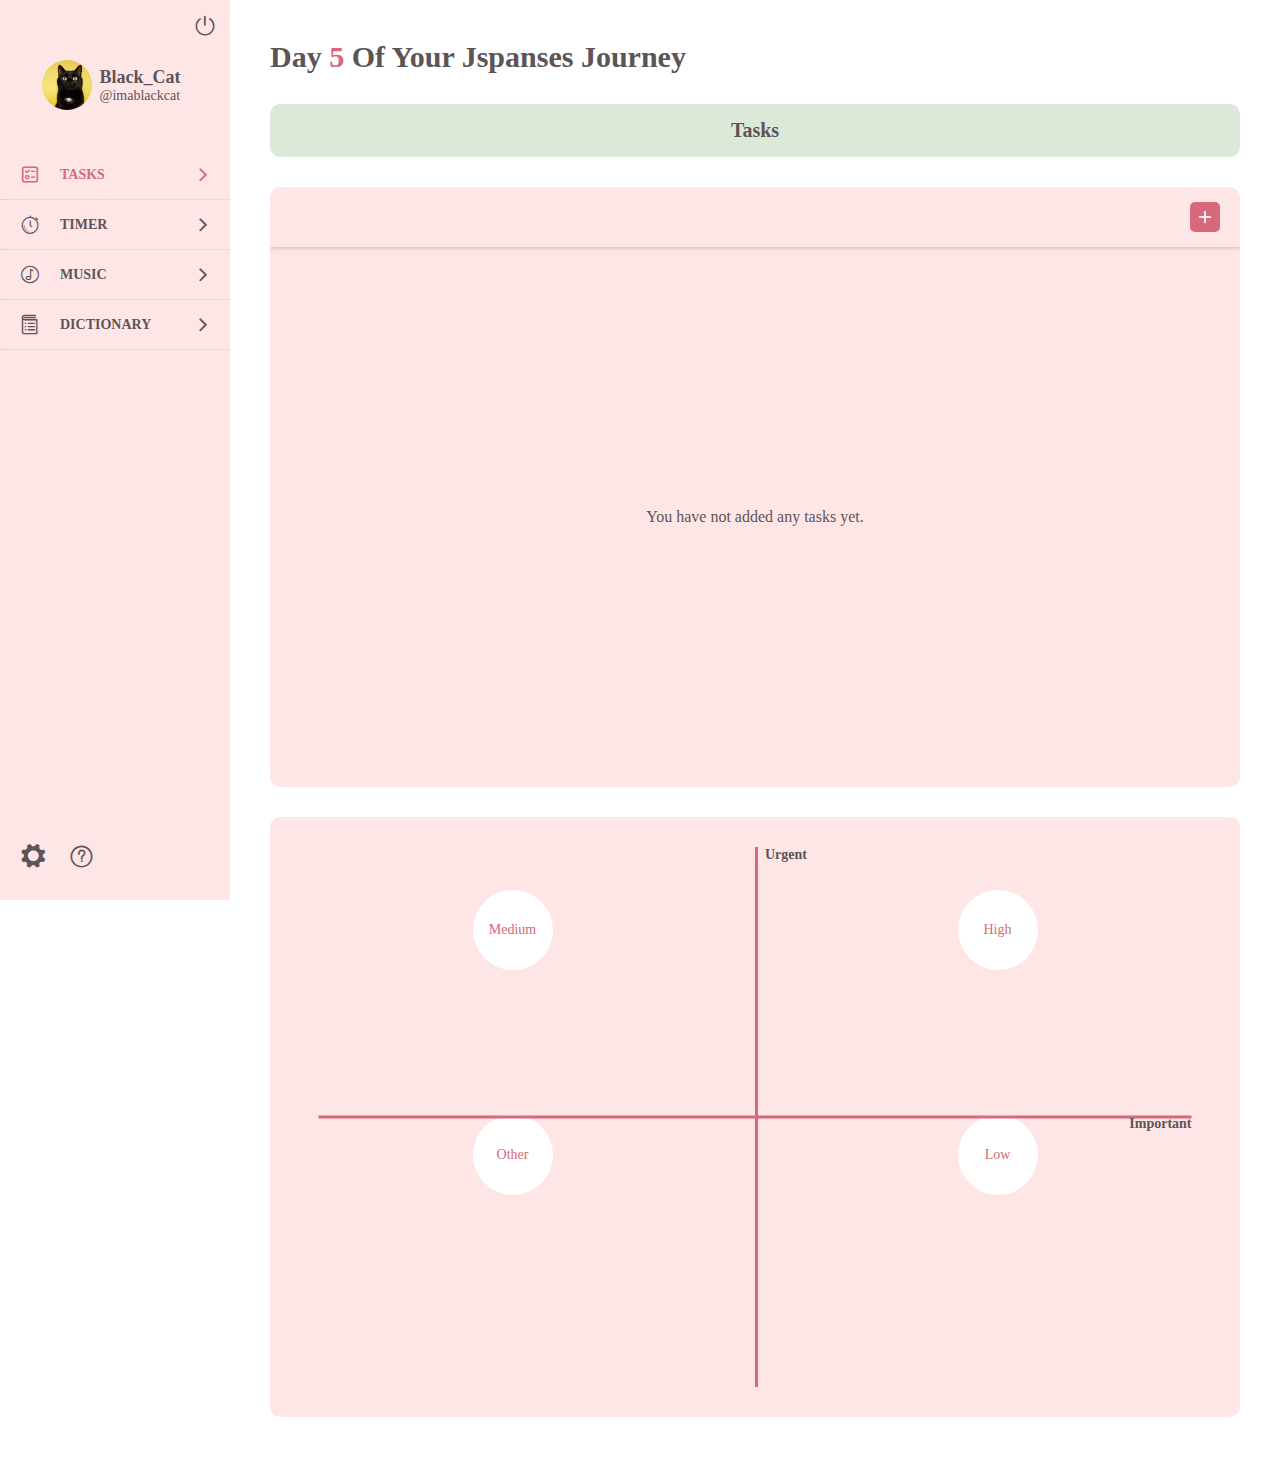
<file: CODE/index.html>
<!DOCTYPE html>
<html lang="zh">
<head>
	<meta charset="UTF-8">
	<meta name="viewport" content="width=device-width, initial-scale=1.0">
	<meta http-equiv="X-UA-Compatible" content="ie=edge">
	<title>HOME</title>
	<link rel="stylesheet" type="text/css" href="css/css.css"/>
	<link rel="stylesheet" href="font/iconfont.css">
</head>
<body>
<div class="admin">
	<div class="menu">
		<div class="user">
			<div class="face"><img src="img/face.jpg"></div>
			<div class="info">
				<h2>Black_Cat</h2>
				<p>@imablackcat</p>
			</div>
		</div>
		<div class="nav">
			<ul>
				<li class="on"><a href="index.html"><i class="iconfont icon-tasks a1"></i><span>TASKS</span><i class="iconfont icon-jiantou a2"></i></a></li>
				<li><a href="time.html"><i class="iconfont icon-timer a1"></i><span>TIMER</span><i class="iconfont icon-jiantou a2"></i></a></li>
				<li><a href="music.html"><i class="iconfont icon-music-o a1"></i><span>MUSIC</span><i class="iconfont icon-jiantou a3"></i></a></li>
				<li><a href="search.html"><i class="iconfont icon-dictionary a1"></i><span>DICTIONARY</span><i class="iconfont icon-jiantou a4"></i></a></li>
			</ul>
		</div>
		<div class="menubom">
			<a href="javascript:;"><i class="iconfont icon-shezhi"></i></a>
			<a href="javascript:;"><i class="iconfont icon-bangzhu"></i></a>
		</div>
		<div class="menuClose"><a href="javascript:;"><i class="iconfont icon-guanji"></i></a></div>
	</div>
	<div class="ifram tasks">
		<div class="pub_title">Day <b>5</b> Of Your Jspanses Journey</div>
		<div class="task_tit">Tasks</div>
		<div class="task_mid">
			<div class="task_l">
				<div class="task_type">
					<a href="javascript:;" onclick="opentask('addform')"><i class="iconfont icon-jiahao"></i></a>
				</div>
				<div class="task_empty">You have not added any tasks yet.</div>
				<div class="task_list">
					<ul>
						
					</ul>
				</div>
			</div>
			<div class="task_r">
				<ul>
					<li><a href="javascript:;">Medium</a></li>
					<li><a href="javascript:;">High</a></li>
					<li><a href="javascript:;">Other</a></li>
					<li><a href="javascript:;">Low</a></li>
				</ul>
			</div>
		</div>
	</div>
	
	<div class="addform">
		<form action="" method="post" name="add_task" onsubmit="return addtask();">
			<div class="li"><p>Task:</p><input type="text" class="text" name="task" required></div>
			<div class="li"><p>Due Date:</p><input type="date" class="text" name="dqr" required></div>
			<div class="li"><p>Completion Time:</p><input type="time" class="text" name="wcsj" required></div>
			<div class="li"><p>Estimated completion time (in mins):</p><input type="number" name="yjwc" min="0" class="text" required></div>
			<div class="li"><p>Task Priority:</p>
				<select name="leve" class="text" required>
					<option value="">Select One</option>
					<option value="Low">Low</option>
					<option value="Medium">Medium</option>
					<option value="High">High</option>
					<option value="Other">Other</option>
				</select>
			</div>
			<button>Submit</button>
		</form>
		<div class="closeTask"><a href="javascript:;"><i class="iconfont icon-guanbi"></i></a></div>
	</div>
</div>

<div class="showmen"><i class="iconfont icon-zhankai-"></i></div>
<script type="text/javascript" src="js/jquery.js"></script>
<script type="text/javascript" src="js/base.js"></script>
<script type="text/javascript" src="js/task.js"></script>
</body>
</html>
</file>
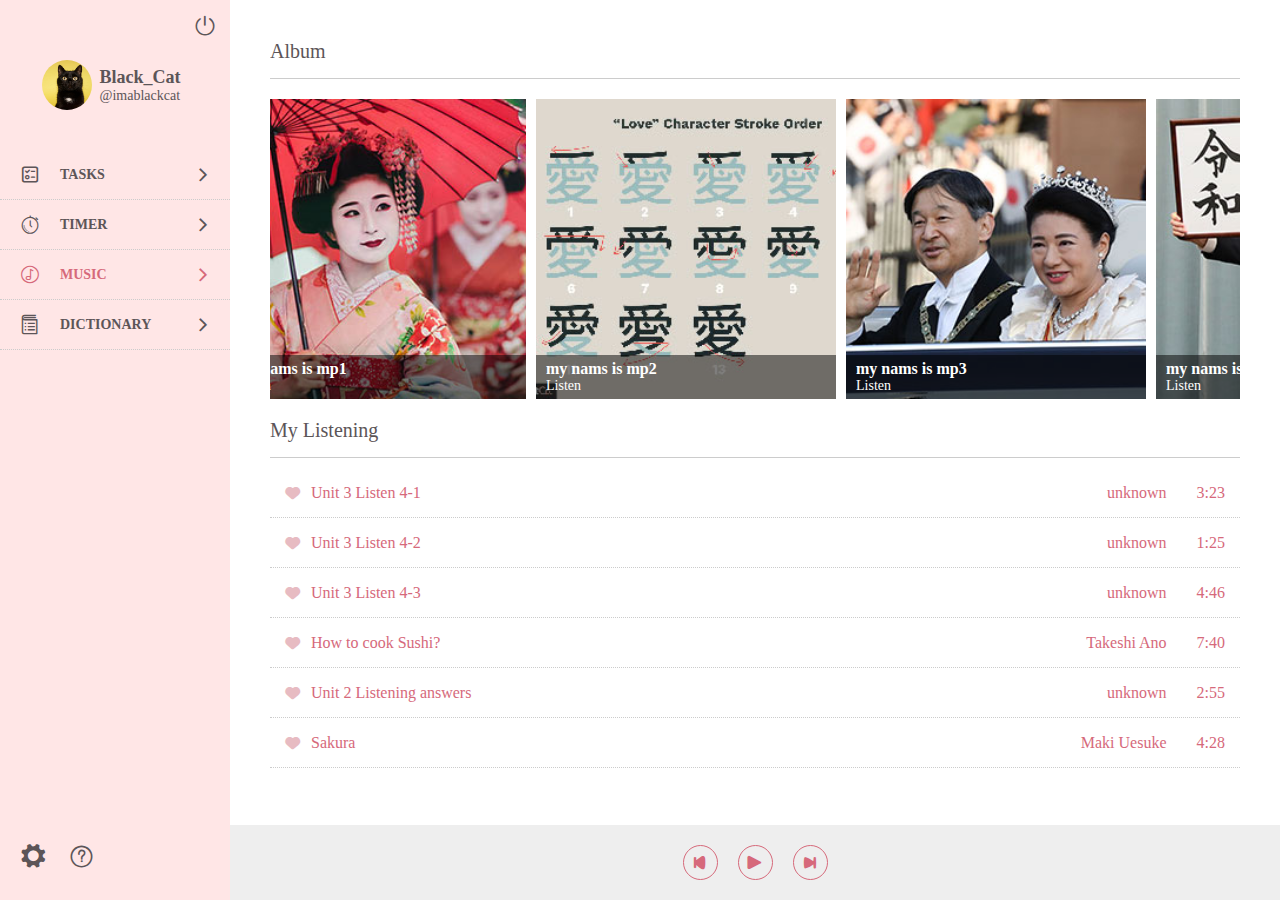
<file: CODE/music.html>
<!DOCTYPE html>
<html lang="zh">
<head>
	<meta charset="UTF-8">
	<meta name="viewport" content="width=device-width, initial-scale=1.0">
	<meta http-equiv="X-UA-Compatible" content="ie=edge">
	<title>HOME</title>
	<link rel="stylesheet" type="text/css" href="css/css.css"/>
	<link rel="stylesheet" href="font/iconfont.css">
</head>
<body>
<div class="admin">
	<div class="menu">
		<div class="user">
			<div class="face"><img src="img/face.jpg"></div>
			<div class="info">
				<h2>Black_Cat</h2>
				<p>@imablackcat</p>
			</div>
		</div>
		<div class="nav">
			<ul>
				<li><a href="index.html"><i class="iconfont icon-tasks a1"></i><span>TASKS</span><i class="iconfont icon-jiantou a2"></i></a></li>
				<li><a href="time.html"><i class="iconfont icon-timer a1"></i><span>TIMER</span><i class="iconfont icon-jiantou a2"></i></a></li>
				<li class="on"><a href="music.html"><i class="iconfont icon-music-o a1"></i><span>MUSIC</span><i class="iconfont icon-jiantou a3"></i></a></li>
				<li><a href="search.html"><i class="iconfont icon-dictionary a1"></i><span>DICTIONARY</span><i class="iconfont icon-jiantou a4"></i></a></li>
			</ul>
		</div>
		<div class="menubom">
			<a href="javascript:;"><i class="iconfont icon-shezhi"></i></a>
			<a href="javascript:;"><i class="iconfont icon-bangzhu"></i></a>
		</div>
		<div class="menuClose"><a href="javascript:;"><i class="iconfont icon-guanji"></i></a></div>
	</div>
	<div class="ifram music">
		<div class="music_tit">Album</div>
		<div class="lunbo">
			<ul>
				<li data-src="img/m01.mp3"><a href="javascript:;"><img src="img/music_01.jpg" alt=""><div class="text"><h2>my nams is mp1</h2><p>Listen</p></div></a></li>
				<li data-src="img/m02.mp3"><a href="javascript:;"><img src="img/music_02.jpg" alt=""><div class="text"><h2>my nams is mp2</h2><p>Listen</p></div></a></li>
				<li data-src="img/m01.mp3"><a href="javascript:;"><img src="img/music_03.jpg" alt=""><div class="text"><h2>my nams is mp3</h2><p>Listen</p></div></a></li>
				<li data-src="img/m02.mp3"><a href="javascript:;"><img src="img/music_04.jpg" alt=""><div class="text"><h2>my nams is mp4</h2><p>Listen</p></div></a></li>
				<li data-src="img/m01.mp3"><a href="javascript:;"><img src="img/music_05.jpg" alt=""><div class="text"><h2>my nams is mp5</h2><p>Listen</p></div></a></li>
			</ul>
		</div>
		<div class="music_tit">My Listening</div>
		<div class="list">
			<ul>
				<li data-src="img/m01.mp3"><div class="tit"><i class="iconfont icon-aixin_shixin"></i><p>Unit 3 Listen 4-1</p></div><div class="zuoz">unknown</div><div class="time">3:23</div></li>
				<li data-src="img/m02.mp3"><div class="tit"><i class="iconfont icon-aixin_shixin"></i><p>Unit 3 Listen 4-2</p></div><div class="zuoz">unknown</div><div class="time">1:25</div></li>
				<li data-src="img/m01.mp3"><div class="tit"><i class="iconfont icon-aixin_shixin"></i><p>Unit 3 Listen 4-3</p></div><div class="zuoz">unknown</div><div class="time">4:46</div></li>
				<li data-src="img/m02.mp3"><div class="tit"><i class="iconfont icon-aixin_shixin"></i><p>How to cook Sushi?</p></div><div class="zuoz">Takeshi Ano</div><div class="time">7:40</div></li>
				<li data-src="img/m01.mp3"><div class="tit"><i class="iconfont icon-aixin_shixin"></i><p>Unit 2 Listening answers</p></div><div class="zuoz">unknown</div><div class="time">2:55</div></li>
				<li data-src="img/m02.mp3"><div class="tit"><i class="iconfont icon-aixin_shixin"></i><p>Sakura</p></div><div class="zuoz">Maki Uesuke</div><div class="time">4:28</div></li>
			</ul>
		</div>
		
		<div class="playobj">
			<div class="playmp"><span>太想念</span></div>
			<div class="playbtn">
				<div class="playprev"><i class="iconfont icon-yinpinshangyiquxiayiqu"></i></div>
				<div class="play"><i class="iconfont icon-bofang"></i></div>
				<div class="playnext"><i class="iconfont icon-xiayiqu"></i></div>
			</div>
		</div>
	</div>
</div>

<div class="showmen"><i class="iconfont icon-zhankai-"></i></div>
<script type="text/javascript" src="js/jquery.js"></script>
<script type="text/javascript" src="js/base.js"></script>
<script type="text/javascript" src="js/music.js"></script>
</body>
</html>
</file>
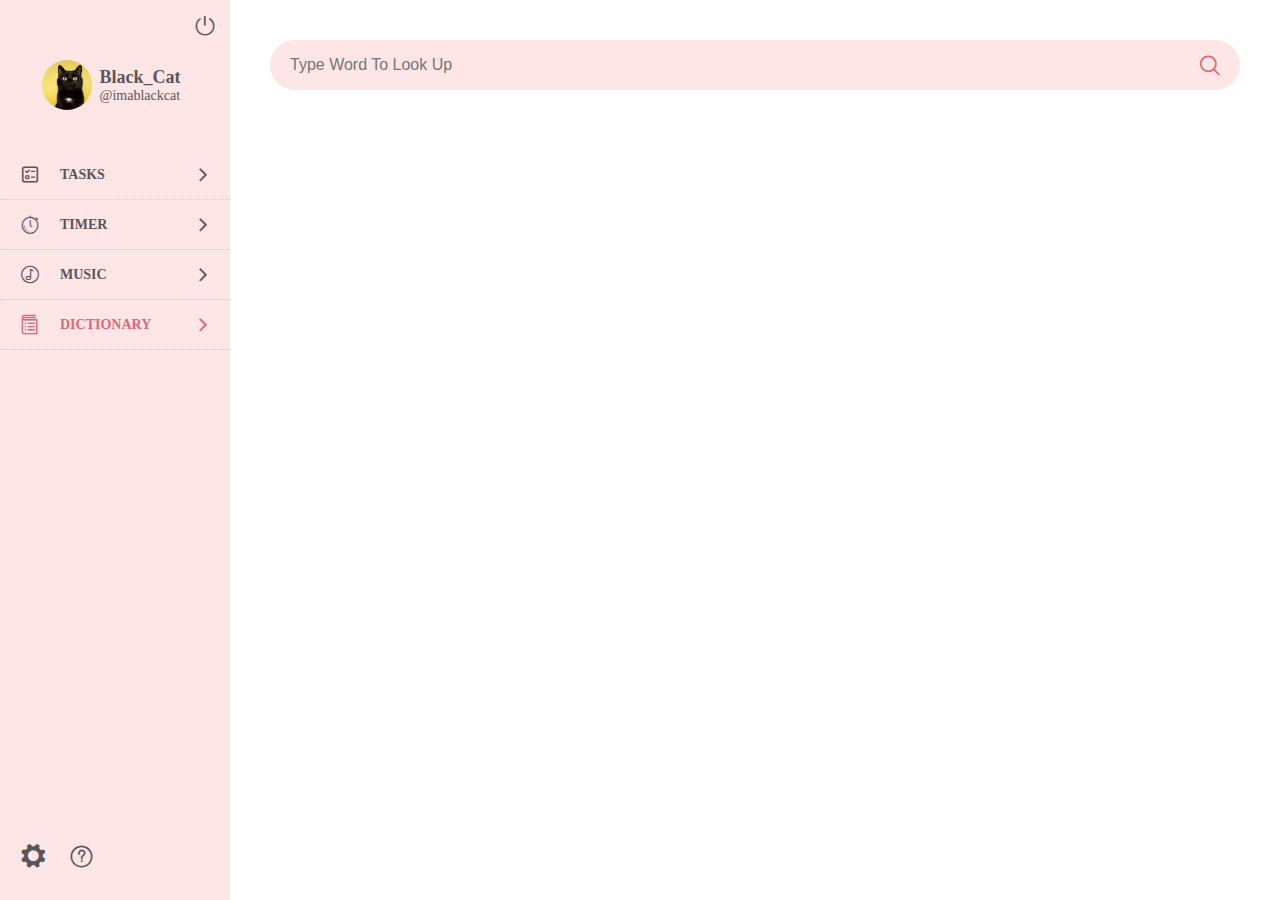
<file: CODE/search.html>
<!DOCTYPE html>
<html lang="zh">
<head>
	<meta charset="UTF-8">
	<meta name="viewport" content="width=device-width, initial-scale=1.0">
	<meta http-equiv="X-UA-Compatible" content="ie=edge">
	<title>HOME</title>
	<link rel="stylesheet" type="text/css" href="css/css.css"/>
	<link rel="stylesheet" href="font/iconfont.css">
</head>
<body>
<div class="admin">
	<div class="menu">
		<div class="user">
			<div class="face"><img src="img/face.jpg"></div>
			<div class="info">
				<h2>Black_Cat</h2>
				<p>@imablackcat</p>
			</div>
		</div>
		<div class="nav">
			<ul>
				<li><a href="index.html"><i class="iconfont icon-tasks a1"></i><span>TASKS</span><i class="iconfont icon-jiantou a2"></i></a></li>
				<li><a href="time.html"><i class="iconfont icon-timer a1"></i><span>TIMER</span><i class="iconfont icon-jiantou a2"></i></a></li>
				<li><a href="music.html"><i class="iconfont icon-music-o a1"></i><span>MUSIC</span><i class="iconfont icon-jiantou a3"></i></a></li>
				<li class="on"><a href="search.html"><i class="iconfont icon-dictionary a1"></i><span>DICTIONARY</span><i class="iconfont icon-jiantou a4"></i></a></li>
			</ul>
		</div>
		<div class="menubom">
			<a href="javascript:;"><i class="iconfont icon-shezhi"></i></a>
			<a href="javascript:;"><i class="iconfont icon-bangzhu"></i></a>
		</div>
		<div class="menuClose"><a href="javascript:;"><i class="iconfont icon-guanji"></i></a></div>
	</div>
	<div class="ifram search">
		<div class="form">
			<form action="" id="search">
				<input type="text" id="query" placeholder="Type Word To Look Up">
				<button type="submit" id="submit"><i class="iconfont icon-sousuoxiao"></i></button>
			</form>

			<div id="result">
				

			</div>
		</div>
		
	</div>
</div>

<div class="showmen"><i class="iconfont icon-zhankai-"></i></div>
<script type="text/javascript" src="js/jquery.js"></script>
<script type="text/javascript" src="js/base.js"></script>
<script src="js/crypto-js.js"></script>
<script type="text/javascript" src="js/translate.js"></script>
</body>
</html>
</file>
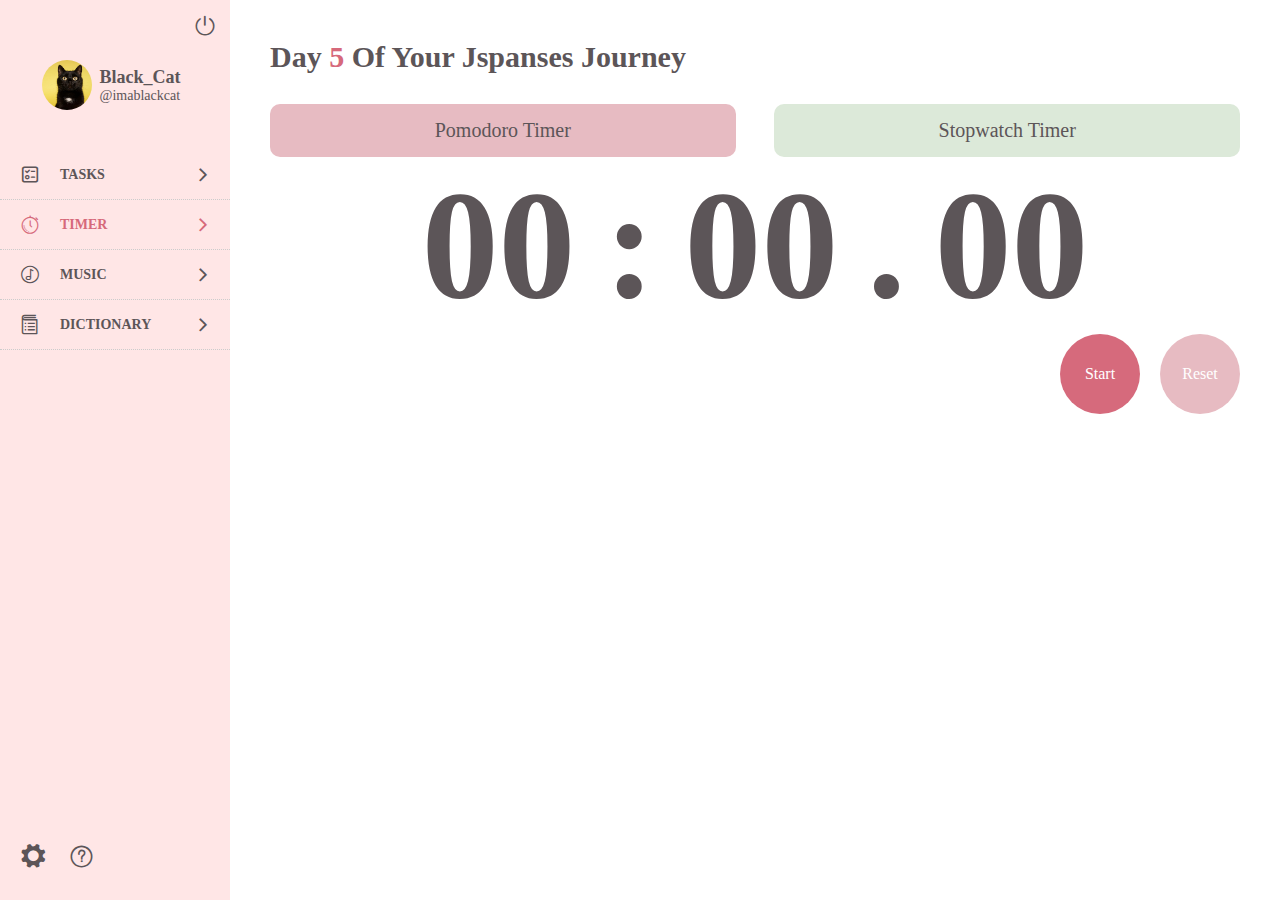
<file: CODE/time.html>
<!DOCTYPE html>
<html lang="zh">
<head>
	<meta charset="UTF-8">
	<meta name="viewport" content="width=device-width, initial-scale=1.0">
	<meta http-equiv="X-UA-Compatible" content="ie=edge">
	<title>HOME</title>
	<link rel="stylesheet" type="text/css" href="css/css.css"/>
	<link rel="stylesheet" href="font/iconfont.css">
</head>
<body>
<div class="admin">
	<div class="menu">
		<div class="user">
			<div class="face"><img src="img/face.jpg"></div>
			<div class="info">
				<h2>Black_Cat</h2>
				<p>@imablackcat</p>
			</div>
		</div>
		<div class="nav">
			<ul>
				<li><a href="index.html"><i class="iconfont icon-tasks a1"></i><span>TASKS</span><i class="iconfont icon-jiantou a2"></i></a></li>
				<li class="on"><a href="time.html"><i class="iconfont icon-timer a1"></i><span>TIMER</span><i class="iconfont icon-jiantou a2"></i></a></li>
				<li><a href="music.html"><i class="iconfont icon-music-o a1"></i><span>MUSIC</span><i class="iconfont icon-jiantou a3"></i></a></li>
				<li><a href="search.html"><i class="iconfont icon-dictionary a1"></i><span>DICTIONARY</span><i class="iconfont icon-jiantou a4"></i></a></li>
			</ul>
		</div>
		<div class="menubom">
			<a href="javascript:;"><i class="iconfont icon-shezhi"></i></a>
			<a href="javascript:;"><i class="iconfont icon-bangzhu"></i></a>
		</div>
		<div class="menuClose"><a href="javascript:;"><i class="iconfont icon-guanji"></i></a></div>
	</div>
	<div class="ifram times">
		<div class="pub_title">Day <b>5</b> Of Your Jspanses Journey</div>
		<div class="tabnav">
			<ul>
				<li class="on"><a href="javascript:;">Pomodoro Timer</a></li>
				<li><a href="javascript:;">Stopwatch Timer</a></li>
			</ul>
		</div>
		<div class="tabbox">
			<div class="item time_01 on">
				<div class="timer">
					<span>00</span>
					<span>:</span>
					<span>00</span>
					<span>.</span>
					<span>00</span>
				</div>
				<div class="btn">
					<a href="javascript:;" class="start">Start</a>
					<a href="javascript:;" class="reset">Reset</a>
				</div>
			</div>
			<div class="item time_02">
				<div class="timer">
					<span>25</span>
					<span>:</span>
					<span>00</span>
					<span>.</span>
					<span>00</span>
				</div>
				<div class="fanq">
					<div class="list">
						<ul class="u1">
							<li><i class="iconfont icon-fanqie"></i></li>
							<li><i class="iconfont icon-fanqie"></i></li>
							<li><i class="iconfont icon-fanqie"></i></li>
							<li><i class="iconfont icon-fanqie"></i></li>
						</ul>
						<h2>Today`s Total Tomatoes:</h2>
						<ul class="u2">
							<li><i class="iconfont icon-fanqie"></i></li>
							<li><i class="iconfont icon-fanqie"></i></li>
							<li><i class="iconfont icon-fanqie"></i></li>
							<li><i class="iconfont icon-fanqie"></i></li>
							<li><i class="iconfont icon-fanqie"></i></li>
							<li><i class="iconfont icon-fanqie"></i></li>
							<li><i class="iconfont icon-fanqie"></i></li>
							<li><i class="iconfont icon-fanqie"></i></li>
							<li><i class="iconfont icon-fanqie"></i></li>
							<li><i class="iconfont icon-fanqie"></i></li>
						</ul>
					</div>
					<div class="btn">
						<a href="javascript:;" class="start">Start</a>
						<a href="javascript:;" class="reset">Reset</a>
					</div>
				</div>
			</div>
		</div>
	</div>
</div>

<div class="showmen"><i class="iconfont icon-zhankai-"></i></div>
<script type="text/javascript" src="js/jquery.js"></script>
<script type="text/javascript" src="js/base.js"></script>
<script type="text/javascript" src="js/time.js"></script>
</body>
</html>
</file>
<file: CODE/css/css.css>
*{padding: 0; margin: 0; box-sizing: border-box; outline: none; border: none;}
a{text-decoration: none; color: #5c5558;}
ul,li{list-style-type: none;}
body{font-size: 14px; font-family: "microsoft yahei"; color: #5c5558;}

.admin{width: 100%; min-height: 100vh; overflow: hidden;}
.menu{width: 230px; height: 100vh; background: #ffe6e6; position: fixed; top: 0; left: 0; z-index: 99;}
.menu .user{width: 100%; height: 50px; overflow: hidden; margin: 60px 0 40px; display: flex; justify-content: center; align-items: center;}
.menu .user .face img{width: 50px; height: 50px; display: block; border-radius: 100%;}
.menu .user .info{padding: 0 8px;}
.menu .user .info h2{font-size: 18px;}
.menu .nav{width: 100%; height: auto; overflow: hidden;}
.menu .nav ul li a{width: 100%; height: 50px; border-bottom: 1px dotted #ccc; display: flex; justify-content: space-between; align-items: center; padding:0 20px; }
.menu .nav ul li a i.a1{font-size: 20px;}
.menu .nav ul li span{flex: 1; font-weight: bold; text-indent: 20px;}
.menu .nav ul li a:hover i,.menu .nav ul li a:hover span{color: #d6697a;}
.menu .nav ul li.on a i,.menu .nav ul li.on a span{color: #d6697a;}
.menu .menuClose{position: absolute; top: 15px; right: 15px; cursor: pointer;}
.menu .menuClose i{font-size: 20px;}
.menu .menuClose a:hover i{color: #d6697a;}
.menu .menubom{position: absolute; bottom: 30px; left: 20px;}
.menu .menubom a{ margin-right: 20px;}
.menu .menubom a i{font-size: 25px;}
.menu .menubom a:hover i{color: #d6697a;}

.ifram{width: 100%; padding:40px 40px 40px 270px; min-height: 100vh; background: #fff; position: relative;}
.pub_title{font-size: 30px; font-weight: bold;}
.pub_title b{color: #d6697b;}
.tasks .task_tit{width: 100%; height: auto; overflow: hidden; margin: 30px 0; padding: 15px 0; background: #dce9d9; font-size: 20px; text-align: center; font-weight: bold; border-radius: 10px;}
.tasks .task_mid{width: 100%; height: auto; overflow: hidden; display: flex;justify-content: space-between;}
/*---task_l---*/
.tasks .task_mid .task_l{width: 48%; min-height: 600px; display: flex; flex-direction: column; overflow: hidden; background: #ffe6e6; border-radius: 10px;}
.tasks .task_mid .task_type{width: 100%; height: auto; overflow: hidden; padding: 15px 20px; box-shadow: 0 0 5px rgba(0,0,0,0.3);}
.tasks .task_mid .task_type a{display: block; float: right; width: 30px; border-radius: 5px; height: 30px; line-height: 30px; text-align: center; background: #d6697a;}
.tasks .task_mid .task_type a i{transition: all 0.4s; display: block;}
.tasks .task_mid .task_type a:hover i{transform: rotate(360deg);}
.tasks .task_mid .task_type i{font-size: 18px; color: #fff;}
.tasks .task_mid .task_empty{flex: 1; display: none; align-items: center; justify-content: center; font-size: 30px;}
.tasks .task_mid .task_list{flex: 1; display: none;}
.tasks .task_mid .task_list ul{padding: 15px;}
.tasks .task_mid .task_list ul li{width: 100%; height: auto; padding: 10px 0; cursor: pointer; border-bottom: 1px dotted #ccc; overflow: hidden; display: flex; align-items: center; justify-content: space-between;}
.tasks .task_mid .task_list ul li .icon{width: 15px; height: 15px; border: 2px solid #d6697a; border-radius: 100%; margin-right: 10px;}
.tasks .task_mid .task_list ul li.on .icon{background: #d6697a;}
.tasks .task_mid .task_list ul li .tit{flex: 1;}
.tasks .task_mid .task_list ul li .pdd{padding: 0 10px;}
.tasks .task_mid .task_list ul li .btn{display: flex;}
.tasks .task_mid .task_list ul li .btn a{width: 40px; height: 25px; border-radius: 5px; display: block; margin-left: 8px; background: #ddd; color: #d6697a; display: flex; align-items: center; justify-content: center;}
.tasks .task_mid .task_list ul li .btn a i{font-size: 14px;}
.tasks .task_mid .task_list ul li .btn a:hover{background: #d6697a; color: #fff;}
/*---task_r---*/
.tasks .task_mid .task_r{width: 48%; min-height: 600px; overflow: hidden; background: #ffe6e6; border-radius: 10px; position: relative;}
.tasks .task_mid .task_r::before{ content: 'Urgent'; font-weight: bold; text-indent: 10px; position: absolute; left: 50%; top: 50%; transform: translate(0,-50%); width: 3px; height: 90%; background: #d6697b;}
.tasks .task_mid .task_r::after{content: 'Important'; font-weight: bold; text-align: right; position: absolute; left: 50%; top: 50%; transform: translate(-50%,-50%); width: 90%; height: 3px; background: #d6697b;}
.tasks .task_mid .task_r ul{display: flex; height: 100%; flex-wrap: wrap;}
.tasks .task_mid .task_r ul li{width: 50%; height: 25vh; display: flex; align-items: center; justify-content: center;}
.tasks .task_mid .task_r ul li a{display: flex; align-items: center; justify-content: center; width: 80px; height: 80px; border-radius: 100%; background: #fff; color: #d6697a;}
.tasks .task_mid .task_r ul li.on a{color: #fff; background: #d6697a;}
/*---addTask editTask---*/
.addform{width: 100%; height: 100vh; padding: 0 20px; background: rgba(0,0,0,0.8); position: fixed; left: 0; top: 0; display: none; flex-direction: column; justify-content: center; align-items: center; z-index: 999;}
.addform .li{margin-bottom: 20px;}
.addform .li p{font-size: 20px; color: #fff; margin-bottom: 5px;}
.addform .li .text{width: 100%; height: 45px; text-indent: 8px; border-radius: 5px; font-size: 16px;}
.addform button{width: 120px; height: 40px; background: #d6697a; color: #fff; cursor: pointer; font-size: 16px; border-radius: 5px;}
.editform{width: 100%; height: 100vh; padding: 0 20px; background: rgba(0,0,0,0.8); position: fixed; left: 0; top: 0; display: none; flex-direction: column; justify-content: center; align-items: center; z-index: 999;}
.editform .li{margin-bottom: 20px;}
.editform .li p{font-size: 20px; color: #fff; margin-bottom: 5px;}
.editform .li .text{width: 100%; height: 45px; text-indent: 8px; border-radius: 5px; font-size: 16px;}
.editform button{width: 120px; height: 40px; background: #d6697a; color: #fff; cursor: pointer; font-size: 16px; border-radius: 5px;}
.closeTask{position: absolute; top: 10px; right: 10px;}
.closeTask i{font-size: 30px; color: #fff;}
.closeTask a:hover i{color: #d6697a;}

/*---Time---*/
.times{width: 100%; height: auto; overflow: hidden;}
.times .tabnav{width: 100%; height: auto; overflow: hidden; margin-top: 30px;}
.times .tabnav ul{width: 100%; height: auto; overflow: hidden; display: flex; justify-content: space-between;}
.times .tabnav ul li{width: 48%;}
.times .tabnav ul li a{width: 100%; background: #dce9d9; padding: 15px 0; display: block; border-radius: 10px; text-align: center; font-size: 20px;}
.times .tabnav ul li.on a{background: #e7bbc2;}
.times .tabbox .item{display: none;}
.times .tabbox .item.on{display: block;}
.times .tabbox .timer{width: 100%; height: auto; overflow: hidden; text-align: center;}
.times .tabbox .timer span{font-size: 12vw; font-weight: bold; padding:0 1vw;}
.times .tabbox .fanq{width: 100%; height: auto; overflow: hidden; display: flex; justify-content: space-between;}
.times .tabbox .list ul{display: flex;}
.times .tabbox .list h2{padding:3vh 0; font-size: 30px;}
.times .tabbox .list .u1 li i{font-size: 6vw;}
.times .tabbox .list .u2 li i{font-size: 3vw;}
.times .tabbox .btn{display: flex; justify-content: flex-end;}
.times .tabbox .btn a{width: 80px; height: 80px; border-radius: 100%; margin-left: 20px; font-size: 16px; color: #fff; background: #e7bbc2; display: flex; align-items: center; justify-content: center;}
.times .tabbox .btn a:first-child{background: #d66a7c;}

/*---music---*/
.music .music_tit{width: 100%; height: auto; overflow: hidden; padding:0 0 15px; font-size: 20px; border-bottom: 1px solid #ccc;}
.music .lunbo {width: 100%; height: 300px; overflow: hidden; padding: 15px 0 50px; position: relative; margin: 20px 0;}
.music .lunbo ul{overflow: hidden; height: auto; position:absolute; left: 0; top: 0;}
.music .lunbo ul li{float: left; width: 300px; height: auto; margin-right: 10px; position: relative;}
.music .lunbo ul li img{display: block; width: 100%; height:100%;}
.music .lunbo ul li .text{position: absolute; bottom: 0; background: rgba(0,0,0,0.5); color: #fff; padding:5px 10px; width: 100%;}
.music .lunbo ul li .text h2{font-size: 16px;}
.music .list{padding: 10px 0; height: auto; overflow: hidden;}
.music .list ul li{display: flex; justify-content: space-between; height: 50px; padding: 0 15px; cursor: pointer; color: #d6697b; border-bottom: 1px dotted #ccc; align-items: center; font-size: 16px;}
.music .list ul li .tit{flex: 1; display: flex; align-items: center;}
.music .list ul li .tit i{padding-right: 10px; color: #e7bbc2;}
.music .list ul li .tit i.on{color: #d6697b;}
.music .list ul li .time{padding-left: 30px;}
.music .list ul li:hover {background:#f1d9d9}
.playobj{position: fixed; width: auto; bottom: 0px; padding: 20px 0; left: 230px; right: 0px; height: auto; background: #eee; display: flex; flex-direction: column; justify-content: center; align-items: center;}
.playobj .playmp{color: #d6697a; padding-bottom: 15px; display: none;}
.playobj .playmp span{animation: wzdh 3s infinite; display: block;}
.playobj .playbtn{display: flex; align-items: center;}
.playobj .playbtn div{width: 35px; height: 35px; border: 1px solid #d6697a; border-radius: 100%; display: flex; align-items: center; justify-content: center; cursor: pointer;}
.playobj .playbtn div:hover{background: #d6697a; color: #fff;}
.playobj .playbtn div:hover i{color: #fff;}
.playobj .playbtn i{font-size: 14px; color: #d6697b;}
.playobj .playbtn .play{margin: 0 20px;}
.playobj .playbtn .play i{font-size: 20px;}

/*---search---*/
.search{width: 100%; height: auto; overflow: hidden;}
.search form{width: 100%; height: 50px; border-radius: 50px; background: #ffe6e6; display: flex; align-items: center; justify-content: space-between;}
.search form input{flex:1; height: 100%; background: none; font-size: 16px; text-indent: 20px;}
.search form button{width: 60px; height: 50px; cursor: pointer; background: none;}
.search form button i{font-size: 20px; color: #d66a7c;}


.showmen{width: 20px; height: 80px; position: fixed; left: 0; top: 50%; transform: translateY(-50%); border-top-right-radius: 5px; border-bottom-right-radius: 5px; cursor: pointer; background: #d6697b; z-index: 999; display: none; align-items: center; justify-content: center;}
.showmen i{color: #fff; font-size: 14px;}
@keyframes wzdh{
	0%{
		transform: translateX(0);
	}
	25%{
		transform: translateX(-100px)
	}
	50%{
		transform: translateX(0);
	}
	75%{
		transform: translateX(100px);
	}
	100%{
		transform: translateX(0);
	}
}

@media(max-width:1400px){
	.tasks .task_mid .task_empty{font-size: 16px;}
}

@media(max-width:1300px){
	.tasks .task_mid{flex-direction: column;}
	.tasks .task_mid .task_l{width: 100%;}
	.tasks .task_mid .task_r{width: 100%; margin-top: 30px;}
}

@media(max-width:992px){
	.menu{display: none;}
	.showmen{display: flex;}
	.ifram{padding-left: 50px !important;}
	.playobj{left:0;}
	
	.tasks .task_mid .task_l,.tasks .task_mid .task_r{min-height: 350px !important;}
}

@media(max-width:768px){
	.pub_title{font-size: 20px;}
	.ifram{padding: 20px 10px !important;}
	.playobj{padding: 10px 0;}
	
	.addform .li p{font-size: 16px;}
	
	.tasks .task_mid .task_list ul{padding: 15px 10px;}
	.tasks .task_mid .task_list ul li .icon{width: 10px; height: 10px;}
	.tasks .task_mid .task_list ul li .pdd{padding: 0 5px;}
	.tasks .task_mid .task_list ul li .dqr{display: none;}
	.tasks .task_mid .task_list ul li .btn a{width: 20px; height: 20px;}
	.tasks .task_mid .task_list ul li .btn a i{font-size: 12px;}
	
	.times .tabnav ul li a{font-size: 16px;}
	.times .tabbox .timer{padding: 20px 0;}
	.times .tabbox .timer span{font-size: 16vw;}
	.times .tabbox .btn a{width: 45px; height: 45px; font-size: 12px; margin-left: 10px;}
	.times .tabbox .list .u1 li i{font-size: 12vw;}
	.times .tabbox .list .u2 li i{font-size: 6vw;}
	.times .tabbox .list h2{font-size: 16px;}
	
	.music{padding-bottom:80px !important;}
	.music .list ul li{padding: 0 5px; font-size: 14px;}
}

#result {
    padding: 20px;
    font-size: 20px;
    color: black;
}
</file>
<file: CODE/font/iconfont.css>
@font-face {
  font-family: "iconfont"; /* Project id 3420397 */
  src: url('iconfont.woff2?t=1653381933093') format('woff2'),
       url('iconfont.woff?t=1653381933093') format('woff'),
       url('iconfont.ttf?t=1653381933093') format('truetype');
}

.iconfont {
  font-family: "iconfont" !important;
  font-size: 16px;
  font-style: normal;
  -webkit-font-smoothing: antialiased;
  -moz-osx-font-smoothing: grayscale;
}

.icon-zhankai-:before {
  content: "\e648";
}

.icon-aixin_shixin:before {
  content: "\eca1";
}

.icon-zanting:before {
  content: "\e638";
}

.icon-yinpinshangyiquxiayiqu:before {
  content: "\e677";
}

.icon-bofang:before {
  content: "\e633";
}

.icon-xiayiqu:before {
  content: "\e613";
}

.icon-shezhi:before {
  content: "\e600";
}

.icon-bangzhu:before {
  content: "\e620";
}

.icon-caidan:before {
  content: "\e63c";
}

.icon-sousuoxiao:before {
  content: "\e8d6";
}

.icon-jiahao:before {
  content: "\eaf3";
}

.icon-timer:before {
  content: "\e664";
}

.icon-guanji:before {
  content: "\e628";
}

.icon-tasks:before {
  content: "\e65a";
}

.icon-shanchu:before {
  content: "\e714";
}

.icon-guanbi:before {
  content: "\e612";
}

.icon-fanqie:before {
  content: "\e8d9";
}

.icon-bianji:before {
  content: "\e624";
}

.icon-jiantou:before {
  content: "\e62a";
}

.icon-music-o:before {
  content: "\e6aa";
}

.icon-dictionary:before {
  content: "\e8e0";
}
</file>
